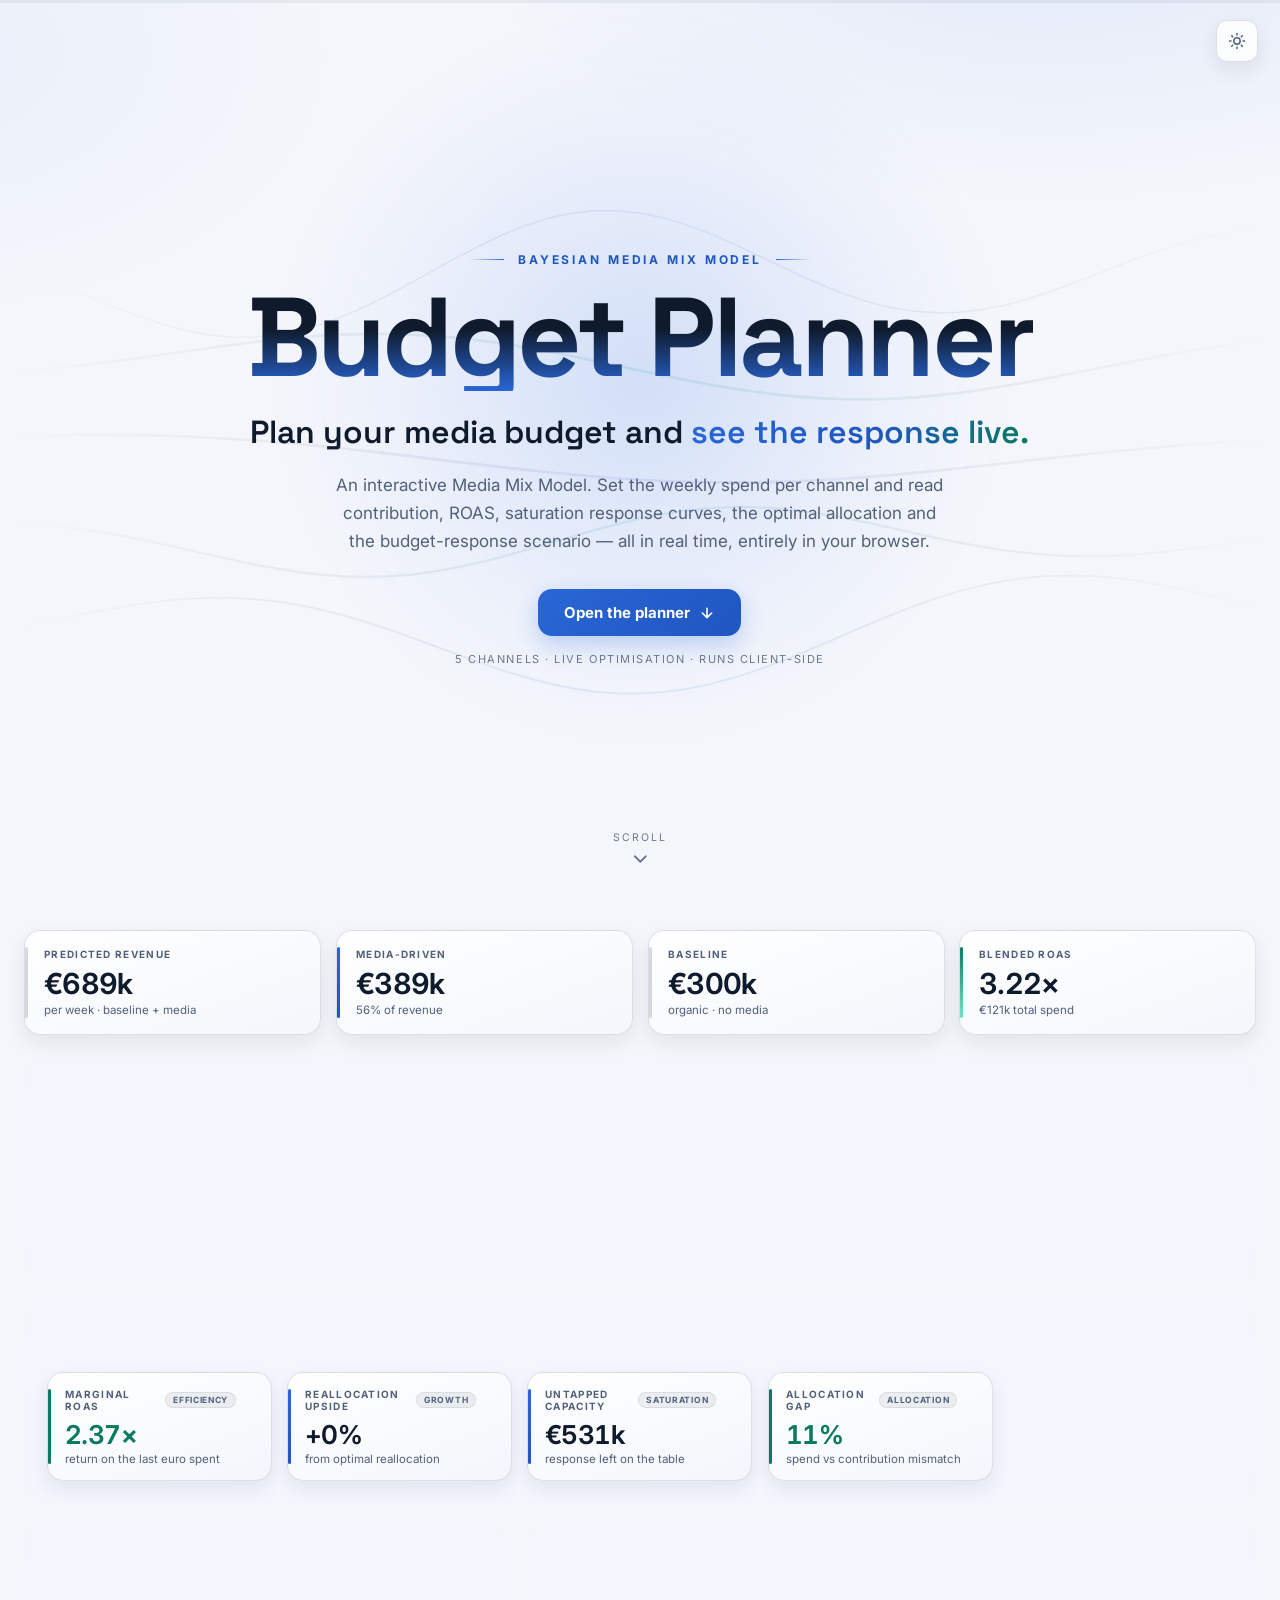
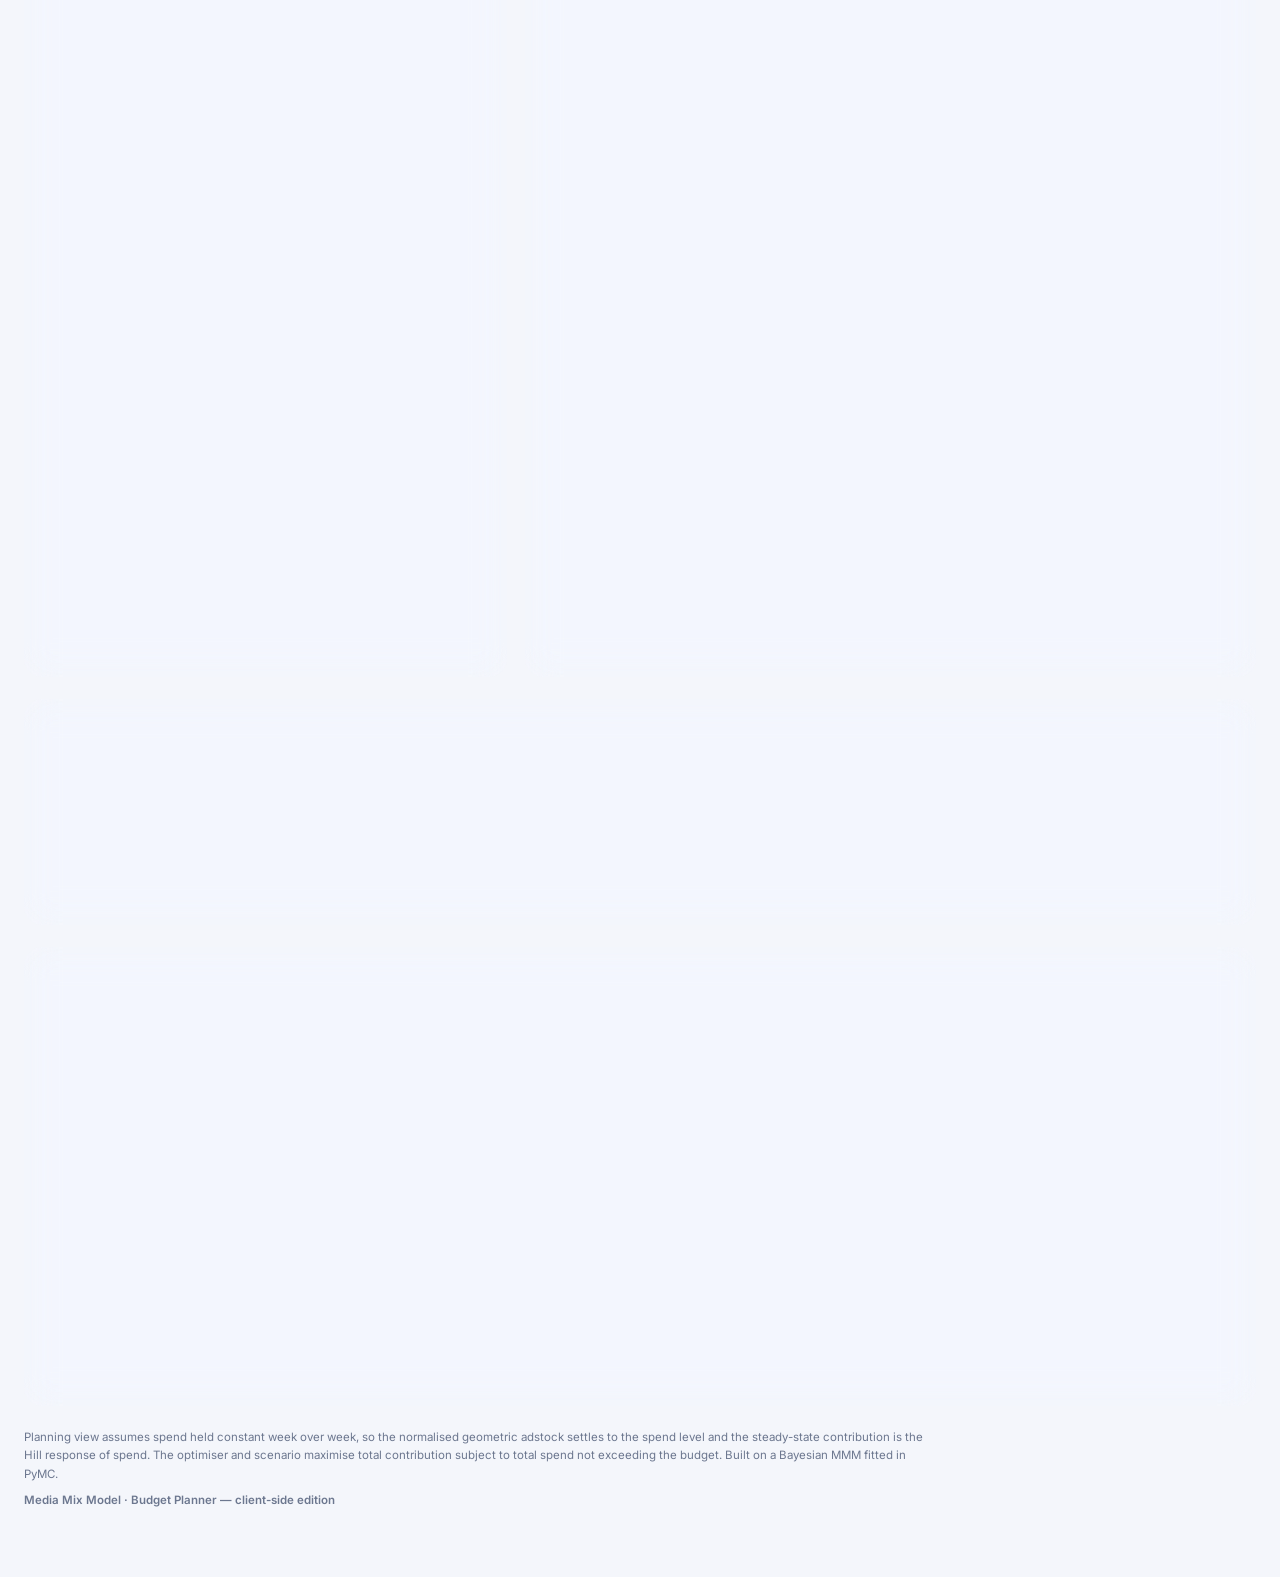
<file: index.html>
<!DOCTYPE html>
<html lang="en">
<head>
  <meta charset="UTF-8" />
  <meta name="viewport" content="width=device-width, initial-scale=1.0" />
  <title>MMM · Budget Planner</title>
  <meta name="description" content="Interactive Media Mix Model budget planner — saturation curves, optimal allocation and budget-response scenarios in real time." />
  <link rel="preconnect" href="https://fonts.googleapis.com" />
  <link rel="preconnect" href="https://fonts.gstatic.com" crossorigin />
  <link href="https://fonts.googleapis.com/css2?family=Inter:wght@300;400;500;600;700;800&family=Space+Grotesk:wght@500;600;700&display=swap" rel="stylesheet" />
  <link rel="stylesheet" href="assets/css/styles.css" />
  <script>
    /* set theme before first paint to avoid a flash */
    (function () {
      try {
        var t = localStorage.getItem("mmm-theme");
        if (t !== "light" && t !== "dark") {
          t = window.matchMedia && window.matchMedia("(prefers-color-scheme: light)").matches ? "light" : "dark";
        }
        document.documentElement.setAttribute("data-theme", t);
      } catch (e) { document.documentElement.setAttribute("data-theme", "dark"); }
    })();
  </script>
</head>
<body>
  <div class="bg-mesh" aria-hidden="true"></div>
  <div class="bg-grain" aria-hidden="true"></div>

  <!-- scroll progress -->
  <div class="scroll-progress" aria-hidden="true"><span id="scrollBar"></span></div>

  <!-- ===================== NAV ===================== -->
  <header class="nav" id="nav">
    <div class="nav-inner">
      <a class="brand" href="#top" data-scroll="#top">
        <span class="brand-mark">◆</span>
        <span class="brand-text">MMM<span class="brand-sub">Budget Planner</span></span>
      </a>
      <nav class="nav-links">
        <a href="#data" data-scroll="#data">Data</a>
        <a href="#plan" data-scroll="#plan">Plan</a>
        <a href="#analytics" data-scroll="#analytics">Analytics</a>
        <a href="#scenario" data-scroll="#scenario">Scenario</a>
        <a href="#params" data-scroll="#params">Parameters</a>
      </nav>
      <button class="theme-toggle" data-theme-toggle aria-label="Toggle light or dark theme" title="Toggle theme">
        <svg class="icon-moon" viewBox="0 0 24 24" fill="none" stroke="currentColor" stroke-width="2" stroke-linecap="round" stroke-linejoin="round" aria-hidden="true"><path d="M21 12.79A9 9 0 1 1 11.21 3 7 7 0 0 0 21 12.79z"/></svg>
        <svg class="icon-sun" viewBox="0 0 24 24" fill="none" stroke="currentColor" stroke-width="2" stroke-linecap="round" stroke-linejoin="round" aria-hidden="true"><circle cx="12" cy="12" r="4.2"/><path d="M12 2v2M12 20v2M4.9 4.9l1.4 1.4M17.7 17.7l1.4 1.4M2 12h2M20 12h2M4.9 19.1l1.4-1.4M17.7 6.3l1.4-1.4"/></svg>
      </button>
      <button class="btn ghost sm" id="resetBtn">Reset</button>
    </div>
  </header>

  <button class="theme-toggle floating" id="floatingTheme" data-theme-toggle aria-label="Toggle light or dark theme" title="Toggle theme">
    <svg class="icon-moon" viewBox="0 0 24 24" fill="none" stroke="currentColor" stroke-width="2" stroke-linecap="round" stroke-linejoin="round" aria-hidden="true"><path d="M21 12.79A9 9 0 1 1 11.21 3 7 7 0 0 0 21 12.79z"/></svg>
    <svg class="icon-sun" viewBox="0 0 24 24" fill="none" stroke="currentColor" stroke-width="2" stroke-linecap="round" stroke-linejoin="round" aria-hidden="true"><circle cx="12" cy="12" r="4.2"/><path d="M12 2v2M12 20v2M4.9 4.9l1.4 1.4M17.7 17.7l1.4 1.4M2 12h2M20 12h2M4.9 19.1l1.4-1.4M17.7 6.3l1.4-1.4"/></svg>
  </button>

  <!-- ===================== LANDING ===================== -->
  <section id="landing" class="landing">
    <canvas id="heroCanvas" class="hero-canvas" aria-hidden="true"></canvas>
    <div class="landing-orb" aria-hidden="true"></div>
    <div class="hero-spot" id="heroSpot" aria-hidden="true"></div>
    <div class="landing-inner">
      <div class="eyebrow"><span class="eyebrow-rule"></span>Bayesian Media Mix Model<span class="eyebrow-rule"></span></div>
      <h1 class="landing-title">Budget Planner</h1>
      <p class="landing-tagline">Plan your media budget and <span class="grad">see the response live.</span></p>
      <p class="landing-desc">
        An interactive Media Mix Model. Set the weekly spend per channel and read contribution,
        ROAS, saturation response curves, the optimal allocation and the budget-response scenario —
        all in real time, entirely in your browser.
      </p>
      <div class="landing-cta">
        <a class="btn primary lg magnetic" href="#top" data-scroll="#top">
          Open the planner
          <svg width="16" height="16" viewBox="0 0 24 24" fill="none" stroke="currentColor" stroke-width="2.4" stroke-linecap="round" stroke-linejoin="round" aria-hidden="true"><path d="M12 5v14M19 12l-7 7-7-7"/></svg>
        </a>
        <span class="landing-meta">5 channels · live optimisation · runs client-side</span>
      </div>
    </div>
    <a class="scroll-cue" href="#top" data-scroll="#top" aria-label="Scroll to the planner">
      <span>Scroll</span>
      <svg width="22" height="22" viewBox="0 0 24 24" fill="none" stroke="currentColor" stroke-width="2" stroke-linecap="round" stroke-linejoin="round" aria-hidden="true"><path d="M6 9l6 6 6-6"/></svg>
    </a>
  </section>

  <main id="top" class="wrap">

    <!-- ===================== KPIs ===================== -->
    <section class="kgrid reveal">
      <div class="kpi">
        <div class="klabel">Predicted revenue</div>
        <div class="kval" id="kpiRevenue">€0k</div>
        <div class="ksub">per week · baseline + media</div>
      </div>
      <div class="kpi accent">
        <div class="klabel">Media-driven</div>
        <div class="kval" id="kpiMedia">€0k</div>
        <div class="ksub" id="kpiMediaSub">— of revenue</div>
      </div>
      <div class="kpi">
        <div class="klabel">Baseline</div>
        <div class="kval" id="kpiBaseline">€0k</div>
        <div class="ksub">organic · no media</div>
      </div>
      <div class="kpi green">
        <div class="klabel">Blended ROAS</div>
        <div class="kval" id="kpiRoas">0.00×</div>
        <div class="ksub" id="kpiRoasSub">— total spend</div>
      </div>
    </section>

    <!-- ===================== DATA IMPORT ===================== -->
    <section id="data" class="panel reveal">
      <div class="panel-head"><h2>Import expenditure data</h2><span class="hint">drag a CSV in to analyse &amp; calibrate</span></div>
      <div id="dropzone" class="dropzone" tabindex="0" role="button" aria-label="Drop a CSV file or click to browse">
        <div class="dz-inner">
          <svg class="dz-icon" width="34" height="34" viewBox="0 0 24 24" fill="none" stroke="currentColor" stroke-width="1.6" stroke-linecap="round" stroke-linejoin="round" aria-hidden="true"><path d="M21 15v4a2 2 0 0 1-2 2H5a2 2 0 0 1-2-2v-4"/><path d="M12 3v13"/><path d="m7 8 5-5 5 5"/></svg>
          <div class="dz-title">Drop a CSV file here</div>
          <div class="dz-sub">or <button type="button" class="dz-browse">browse</button> — spend by channel, a snapshot, or transactions</div>
        </div>
        <input type="file" id="csvFile" accept=".csv,text/csv" hidden />
      </div>
      <div id="csvResult" hidden></div>
    </section>

    <!-- ===================== ANALYTICS ===================== -->
    <section id="analytics" class="panel reveal">
      <div class="panel-head">
        <h2>Custom analytics</h2>
        <button class="btn ghost sm" id="libToggle">＋ Add metrics</button>
      </div>

      <div id="customKpis" class="kgrid custom-grid"></div>
      <div id="customEmpty" class="empty-hint" hidden>
        No custom metrics pinned yet. Open the library to add marketing KPIs to your dashboard.
      </div>

      <div id="kpiLibrary" class="lib" hidden>
        <div class="lib-head">
          <span class="lib-title">KPI library</span>
          <input type="search" id="libSearch" class="lib-search" placeholder="Search metrics…" />
        </div>
        <div id="libGrid" class="lib-grid"></div>

        <!-- formula builder -->
        <div class="builder">
          <div class="builder-title">＋ Build your own metric</div>
          <div class="builder-grid">
            <input id="mName" class="b-in" placeholder="Metric name — e.g. Profit per channel" />
            <input id="mFormula" class="b-in mono" placeholder="Formula — e.g. media / totSpend" spellcheck="false" />
            <select id="mUnit" class="b-in">
              <option value="">Number</option>
              <option value="€k">€k</option>
              <option value="%">%</option>
              <option value="×">×</option>
            </select>
            <input id="mDec" class="b-in" type="number" min="0" max="4" placeholder="dec" />
            <button id="mAdd" class="btn primary sm">Add</button>
          </div>
          <div class="builder-foot">
            <span id="mPreview" class="builder-preview"></span>
            <button id="mHelp" class="builder-help" type="button">Available variables ▾</button>
          </div>
          <div id="mVars" class="builder-vars" hidden></div>
        </div>
      </div>
    </section>

    <!-- ===================== PLAN ===================== -->
    <section id="plan" class="grid-2 reveal">
      <!-- controls -->
      <div class="panel controls">
        <div class="panel-head"><h2>Controls</h2><span class="hint">drag a slider or a curve point</span></div>

        <label class="field-label" for="baseline">Baseline revenue · €k/week</label>
        <input class="num" type="number" id="baseline" min="0" max="5000" step="10" />

        <div class="sect">Weekly spend per channel</div>
        <div id="sliders"></div>

        <div class="sect">Optimise a budget</div>
        <label class="field-label" for="optBudget">Total weekly budget · €k</label>
        <input class="num" type="number" id="optBudget" min="0" max="2000" step="5" />
        <button class="btn primary block" id="optBtn">Optimise allocation →</button>
        <div class="optbox" id="optResult"></div>
      </div>

      <!-- curves + table -->
      <div class="panel">
        <div class="panel-head"><h2>Saturation response curves</h2><span class="hint">current operating point marked</span></div>
        <div id="curves" class="curves-grid"></div>

        <div class="sect">Contribution &amp; efficiency</div>
        <div class="table-scroll">
          <table class="ctable" id="contribTable"></table>
        </div>
      </div>
    </section>

    <!-- ===================== SCENARIO ===================== -->
    <section id="scenario" class="panel reveal">
      <div class="panel-head"><h2>Scenario · response to total budget</h2><span class="hint">optimally reallocated at each budget</span></div>
      <div class="charts-stack">
        <details class="chart-card">
          <summary>
            <span class="chart-title">Optimal incremental revenue</span>
            <span class="chart-sum" id="revSum">—</span>
            <svg class="chev" width="14" height="14" viewBox="0 0 24 24" fill="none" stroke="currentColor" stroke-width="2" stroke-linecap="round" stroke-linejoin="round" aria-hidden="true"><path d="M6 9l6 6 6-6"/></svg>
          </summary>
          <div class="chart-host"><svg id="revChart" class="big-svg"></svg><div class="tip" id="revTip"></div></div>
        </details>
        <details class="chart-card">
          <summary>
            <span class="chart-title">Marginal € per € · diminishing returns</span>
            <span class="chart-sum" id="margSum">—</span>
            <svg class="chev" width="14" height="14" viewBox="0 0 24 24" fill="none" stroke="currentColor" stroke-width="2" stroke-linecap="round" stroke-linejoin="round" aria-hidden="true"><path d="M6 9l6 6 6-6"/></svg>
          </summary>
          <div class="chart-host"><svg id="margChart" class="big-svg"></svg><div class="tip" id="margTip"></div></div>
        </details>
      </div>
      <p class="caption" id="scenarioCaption"></p>
    </section>

    <!-- ===================== PARAMETERS ===================== -->
    <section id="params" class="panel reveal">
      <div class="panel-head"><h2>Model parameters</h2><span class="hint">β ceiling · γ half-saturation · α shape · θ carryover</span></div>
      <div class="param-table">
        <div class="param-row param-row-head">
          <div class="param-name">Channel</div>
          <div class="param-field"><label>β</label></div>
          <div class="param-field"><label>γ</label></div>
          <div class="param-field"><label>α</label></div>
          <div class="param-field"><label>θ</label></div>
        </div>
        <div id="paramRows"></div>
      </div>

      <div class="io-row">
        <button class="btn ghost" id="uploadBtn">Upload params.json</button>
        <button class="btn ghost" id="exportBtn">Download params.json</button>
        <input type="file" id="fileInput" accept="application/json,.json" hidden />
      </div>
      <details class="io-paste">
        <summary>Paste params.json</summary>
        <textarea id="jsonInput" rows="5" placeholder='[{"key":"tv","name":"TV","beta":320,"gamma":60,"alpha":1.5,"theta":0.65,"spend":50}]'></textarea>
        <div class="io-row">
          <button class="btn primary sm" id="applyJsonBtn">Apply</button>
          <span class="err" id="jsonError"></span>
        </div>
      </details>
    </section>

    <footer class="foot reveal">
      <p>Planning view assumes spend held constant week over week, so the normalised geometric
      adstock settles to the spend level and the steady-state contribution is the Hill response of
      spend. The optimiser and scenario maximise total contribution subject to total spend not
      exceeding the budget. Built on a Bayesian MMM fitted in PyMC.</p>
      <p class="foot-credit">Media Mix Model · Budget Planner — client-side edition</p>
    </footer>
  </main>

  <div id="dragOverlay" class="drag-overlay" aria-hidden="true">
    <div class="drag-overlay-inner">
      <svg width="40" height="40" viewBox="0 0 24 24" fill="none" stroke="currentColor" stroke-width="1.6" stroke-linecap="round" stroke-linejoin="round" aria-hidden="true"><path d="M21 15v4a2 2 0 0 1-2 2H5a2 2 0 0 1-2-2v-4"/><path d="M12 3v13"/><path d="m7 8 5-5 5 5"/></svg>
      <span>Drop CSV to import</span>
    </div>
  </div>

  <script src="assets/js/model.js"></script>
  <script src="assets/js/kpis.js"></script>
  <script src="assets/js/charts.js"></script>
  <script src="assets/js/app.js"></script>
  <script src="assets/js/csv.js"></script>
  <script src="assets/js/pro.js"></script>
  <script src="assets/js/luxe.js"></script>
</body>
</html>
</file>
<file: assets/css/styles.css>
/* =========================================================================
 * MMM Budget Planner — design system
 * ========================================================================= */
/* ---- theme tokens : DARK (default) ---------------------------------- */
:root {
  color-scheme: dark;
  --bg: #0a0e16;
  --bg-elev: #0f1420;
  --surface: #141a26;
  --surface2: #0e131d;
  --panel-1: rgba(22, 28, 40, 0.66);
  --panel-2: rgba(14, 19, 28, 0.5);

  --border: rgba(255, 255, 255, 0.09);
  --border-soft: var(--hover);
  --border-strong: var(--glare);
  --fill-1: var(--fill-1);
  --fill-2: var(--fill-2);
  --hover: var(--hover);
  --track: rgba(255, 255, 255, 0.10);
  --hairline: rgba(255, 255, 255, 0.12);
  --grid: rgba(255, 255, 255, 0.07);
  --glare: var(--glare);

  --text: #e9eef8;
  --muted: #94a1b8;
  --muted2: #6b7794;
  --accent: #4b83f0;
  --accent2: #7aa4f5;
  --accent-contrast: #ffffff;
  --pos: #2fbba0;
  --neg: #e0728a;
  --warn: #e0a44e;

  --nav-bg: rgba(10, 14, 22, 0.72);
  --tip-bg: rgba(14, 19, 28, 0.97);
  --thumb: #ffffff;
  --mesh:
    radial-gradient(1000px 520px at 82% -12%, rgba(75, 131, 240, 0.16), transparent 60%),
    radial-gradient(760px 480px at -6% 6%, rgba(75, 131, 240, 0.06), transparent 55%);
  --shadow: 0 24px 60px rgba(0, 0, 0, 0.45);
  --shadow-sm: 0 12px 30px rgba(0, 0, 0, 0.32);
  --grain-opacity: 0.025;

  --radius: 18px;
  --font-num: "Inter", system-ui, -apple-system, sans-serif;
  --ease: cubic-bezier(0.2, 0.7, 0.2, 1);
  --lux: cubic-bezier(0.16, 1, 0.3, 1);
}

/* ---- theme tokens : LIGHT ------------------------------------------- */
[data-theme="light"] {
  color-scheme: light;
  --bg: #f4f6fb;
  --bg-elev: #ffffff;
  --surface: #ffffff;
  --surface2: #f3f6fb;
  --panel-1: rgba(255, 255, 255, 0.92);
  --panel-2: rgba(247, 250, 253, 0.86);

  --border: rgba(15, 23, 42, 0.12);
  --border-soft: rgba(15, 23, 42, 0.08);
  --border-strong: rgba(15, 23, 42, 0.22);
  --fill-1: rgba(15, 23, 42, 0.035);
  --fill-2: rgba(15, 23, 42, 0.06);
  --hover: rgba(15, 23, 42, 0.05);
  --track: rgba(15, 23, 42, 0.12);
  --hairline: rgba(15, 23, 42, 0.16);
  --grid: rgba(15, 23, 42, 0.09);
  --glare: rgba(15, 23, 42, 0.07);

  --text: #0f1b2d;
  --muted: #52607a;
  --muted2: #6c778f;
  --accent: #2a66d6;
  --accent2: #1f56c0;
  --accent-contrast: #ffffff;
  --pos: #0a7a63;
  --neg: #c02b45;
  --warn: #a86a12;

  --nav-bg: rgba(255, 255, 255, 0.8);
  --tip-bg: rgba(255, 255, 255, 0.98);
  --thumb: #ffffff;
  --mesh:
    radial-gradient(1000px 520px at 82% -12%, rgba(47, 111, 224, 0.10), transparent 60%),
    radial-gradient(760px 480px at -6% 6%, rgba(47, 111, 224, 0.05), transparent 55%);
  --shadow: 0 18px 44px rgba(15, 23, 42, 0.12);
  --shadow-sm: 0 8px 20px rgba(15, 23, 42, 0.08);
  --grain-opacity: 0;
}

* { box-sizing: border-box; }
html { scroll-behavior: smooth; }
body {
  margin: 0;
  font-family: "Inter", -apple-system, BlinkMacSystemFont, sans-serif;
  color: var(--text);
  background: var(--bg);
  -webkit-font-smoothing: antialiased;
  text-rendering: optimizeLegibility;
  overflow-x: hidden;
  transition: background-color 0.35s var(--ease), color 0.35s var(--ease);
}
h1, h2, h3 { font-family: "Space Grotesk", "Inter", sans-serif; letter-spacing: -0.02em; }
a { color: inherit; text-decoration: none; }

/* ---- animated background -------------------------------------------- */
.bg-mesh {
  position: fixed; inset: 0; z-index: -2; pointer-events: none;
  background: var(--mesh), var(--bg);
  animation: meshfloat 22s ease-in-out infinite alternate;
}
@keyframes meshfloat {
  0% { background-position: 0 0, 0 0, 0 0, 0 0; }
  100% { background-position: 40px -30px, -30px 20px, 20px 30px, 0 0; }
}
.bg-grain {
  position: fixed; inset: 0; z-index: -1; pointer-events: none; opacity: var(--grain-opacity);
  background-image: url("data:image/svg+xml,%3Csvg xmlns='http://www.w3.org/2000/svg' width='160' height='160'%3E%3Cfilter id='n'%3E%3CfeTurbulence type='fractalNoise' baseFrequency='0.9' numOctaves='2'/%3E%3C/filter%3E%3Crect width='100%25' height='100%25' filter='url(%23n)'/%3E%3C/svg%3E");
}

/* ---- scroll progress ------------------------------------------------ */
.scroll-progress {
  position: fixed; top: 0; left: 0; right: 0; height: 3px; z-index: 60; pointer-events: none;
  background: var(--fill-2);
}
.scroll-progress span {
  display: block; height: 100%; width: 0;
  background: linear-gradient(90deg, var(--accent), var(--pos));
  box-shadow: 0 0 12px rgba(108, 140, 255, 0.6);
}

/* ---- nav ------------------------------------------------------------ */
.nav {
  position: fixed; top: 0; left: 0; right: 0; z-index: 50;
  backdrop-filter: blur(16px) saturate(140%);
  background: var(--nav-bg);
  border-bottom: 1px solid var(--border-soft);
  transform: translateY(-100%); opacity: 0;
  transition: transform 0.4s var(--ease), opacity 0.4s var(--ease);
}
.nav.show { transform: translateY(0); opacity: 1; }
.nav-inner {
  max-width: 1280px; margin: 0 auto; padding: 12px 24px;
  display: flex; align-items: center; gap: 18px;
}
.brand { display: flex; align-items: center; gap: 11px; font-weight: 700; }
.brand-mark {
  display: grid; place-items: center; width: 32px; height: 32px; border-radius: 10px;
  background: linear-gradient(135deg, var(--accent), var(--accent2)); color: var(--accent-contrast); font-size: 15px;
  box-shadow: 0 6px 16px rgba(47, 111, 224, 0.35);
}
.brand-text { display: flex; flex-direction: column; line-height: 1; font-family: "Space Grotesk"; }
.brand-sub { font-size: 10px; font-weight: 500; color: var(--muted); letter-spacing: 0.12em; text-transform: uppercase; margin-top: 3px; }
.nav-links { margin-left: auto; display: flex; gap: 6px; }
.nav-links a {
  font-size: 13px; color: var(--muted); padding: 7px 13px; border-radius: 9px; transition: all 0.2s var(--ease);
}
.nav-links a:hover { color: var(--text); background: var(--hover); }

/* ---- theme toggle --------------------------------------------------- */
.theme-toggle {
  display: grid; place-items: center; width: 38px; height: 38px; flex: 0 0 auto;
  border-radius: 11px; border: 1px solid var(--border); background: var(--fill-1);
  color: var(--muted); cursor: pointer; transition: color 0.2s var(--ease), border-color 0.2s var(--ease), background 0.2s var(--ease), opacity 0.3s var(--ease);
}
.theme-toggle:hover { color: var(--text); border-color: var(--accent); }
.theme-toggle svg { width: 18px; height: 18px; display: block; }
.theme-toggle .icon-sun { display: none; }
[data-theme="light"] .theme-toggle .icon-sun { display: block; }
[data-theme="light"] .theme-toggle .icon-moon { display: none; }
.theme-toggle.floating {
  position: fixed; top: 20px; right: 22px; z-index: 70; width: 42px; height: 42px;
  background: var(--nav-bg); backdrop-filter: blur(12px) saturate(140%); box-shadow: var(--shadow-sm);
}
.theme-toggle.floating.hide { opacity: 0; pointer-events: none; }

/* ---- layout --------------------------------------------------------- */
.wrap { max-width: 1280px; margin: 0 auto; padding: 30px 24px 60px; }
.wrap > section { margin-bottom: 22px; }
html { scroll-padding-top: 76px; }
#top, .wrap > section[id] { scroll-margin-top: 76px; }

/* visible keyboard focus everywhere (accessibility) */
:focus-visible { outline: 2px solid var(--accent); outline-offset: 3px; border-radius: 6px; }
a, button, input, select, textarea { outline: none; }

.panel {
  position: relative; border: 1px solid var(--border); border-radius: var(--radius);
  background: linear-gradient(165deg, var(--panel-1), var(--panel-2));
  backdrop-filter: blur(10px); padding: 20px 22px; box-shadow: var(--shadow);
}
.panel-head { display: flex; align-items: baseline; justify-content: space-between; gap: 12px; margin-bottom: 14px; }
.panel-head h2 { font-size: 16px; margin: 0; }
.hint { font-size: 11px; color: var(--muted2); }
.sect {
  font-size: 10.5px; letter-spacing: 0.15em; text-transform: uppercase;
  color: var(--muted); font-weight: 700; margin: 20px 0 11px;
}

.grid-2 { display: grid; grid-template-columns: 0.86fr 1.3fr; gap: 18px; }
.grid-2.charts { grid-template-columns: 1fr 1fr; }

/* ---- landing (full-viewport hero) ----------------------------------- */
.eyebrow { font-size: 12px; letter-spacing: 0.24em; text-transform: uppercase; color: var(--accent2); font-weight: 700; }
.grad {
  background: linear-gradient(100deg, var(--accent), var(--accent2) 55%, var(--pos));
  -webkit-background-clip: text; background-clip: text; -webkit-text-fill-color: transparent;
}
.landing {
  position: relative; overflow: hidden;
  min-height: 100vh; min-height: 100dvh;
  display: flex; flex-direction: column; align-items: center; justify-content: center;
  text-align: center; padding: 90px 24px 80px;
}
.landing-inner { position: relative; z-index: 2; max-width: 820px; }
/* on-load entrance — CSS-driven so the hero is never stuck hidden */
.landing-inner > * { animation: landIn 0.85s var(--ease) both; }
.landing-inner > *:nth-child(1) { animation-delay: 0.05s; }
.landing-inner > *:nth-child(2) { animation-delay: 0.15s; }
.landing-inner > *:nth-child(3) { animation-delay: 0.25s; }
.landing-inner > *:nth-child(4) { animation-delay: 0.35s; }
.landing-inner > *:nth-child(5) { animation-delay: 0.45s; }
@keyframes landIn { from { opacity: 0; transform: translateY(26px); } to { opacity: 1; transform: none; } }
.landing-title {
  font-size: clamp(52px, 9vw, 112px); font-weight: 700; line-height: 0.95; letter-spacing: -0.032em;
  margin: 18px 0 0; color: var(--text); text-wrap: balance;
  background: linear-gradient(180deg, var(--text) 42%, var(--accent));
  -webkit-background-clip: text; background-clip: text; -webkit-text-fill-color: transparent;
}
.landing-tagline { font-size: clamp(20px, 3.2vw, 32px); font-weight: 600; line-height: 1.2; margin: 22px 0 0; color: var(--text); font-family: "Space Grotesk"; }
.landing-desc { color: var(--muted); font-size: clamp(15px, 1.7vw, 17px); line-height: 1.65; max-width: 620px; margin: 20px auto 0; }
.landing-cta { display: flex; flex-direction: column; align-items: center; gap: 16px; margin-top: 34px; }
.landing-meta { font-size: 12.5px; color: var(--muted2); letter-spacing: 0.02em; }
.landing-orb {
  position: absolute; left: 50%; top: 42%; transform: translate(-50%, -50%);
  width: min(760px, 92vw); height: min(760px, 92vw); z-index: 1; border-radius: 50%; pointer-events: none;
  background: radial-gradient(circle, rgba(75, 131, 240, 0.20), rgba(75, 131, 240, 0.05) 44%, transparent 68%);
  filter: blur(12px); animation: orb 11s ease-in-out infinite alternate;
}
@keyframes orb { 0% { transform: translate(-50%, -50%) scale(1); } 100% { transform: translate(-48%, -53%) scale(1.08); } }
.scroll-cue {
  position: absolute; bottom: 30px; left: 50%; transform: translateX(-50%); z-index: 2;
  display: flex; flex-direction: column; align-items: center; gap: 4px;
  font-size: 10.5px; letter-spacing: 0.18em; text-transform: uppercase; color: var(--muted2);
  transition: color 0.2s var(--ease);
}
.scroll-cue:hover { color: var(--text); }
.scroll-cue svg { animation: bob 1.8s ease-in-out infinite; }
@keyframes bob { 0%, 100% { transform: translateY(0); } 50% { transform: translateY(5px); } }
.badge {
  display: inline-block; padding: 5px 13px; border-radius: 30px; font-size: 11.5px; font-weight: 600;
  background: var(--fill-2); color: var(--accent); border: 1px solid var(--border);
}
.badge.ghost { background: var(--fill-2); color: var(--muted); border-color: var(--border); }

/* ===================== LUXE LAYER ===================== */
/* hero canvas + cursor spotlight */
.hero-canvas { position: absolute; inset: 0; z-index: 1; pointer-events: none; opacity: 0.9; transition: opacity 0.4s var(--ease); }
[data-theme="light"] .hero-canvas { opacity: 0.55; }
.hero-spot {
  position: absolute; top: 0; left: 0; width: 540px; height: 540px; z-index: 1; pointer-events: none;
  margin: -270px 0 0 -270px; border-radius: 50%; opacity: 0; transition: opacity 0.5s var(--lux);
  background: radial-gradient(circle, rgba(75, 131, 240, 0.14), rgba(75, 131, 240, 0.05) 42%, transparent 66%);
}

/* eyebrow with hairline rules */
.eyebrow { display: inline-flex; align-items: center; gap: 14px; color: var(--accent2); }
.eyebrow-rule { display: inline-block; width: 34px; height: 1px; background: linear-gradient(90deg, transparent, var(--accent)); }
.eyebrow-rule:last-child { background: linear-gradient(90deg, var(--accent), transparent); }
.landing-meta { letter-spacing: 0.14em; text-transform: uppercase; font-size: 11px; }

/* primary action — professional accent */
.btn.primary {
  background: linear-gradient(135deg, var(--accent), var(--accent2)); color: var(--accent-contrast); border: 0; font-weight: 700;
  box-shadow: 0 10px 26px rgba(47, 111, 224, 0.3); position: relative; overflow: hidden;
}
.btn.primary:hover { box-shadow: 0 14px 34px rgba(47, 111, 224, 0.45); }
.btn.primary::after {
  content: ""; position: absolute; top: 0; left: -120%; width: 60%; height: 100%; transform: skewX(-20deg);
  background: linear-gradient(90deg, transparent, rgba(255, 255, 255, 0.28), transparent);
}
.btn.primary:hover::after { animation: sheen 0.9s var(--ease); }
@keyframes sheen { from { left: -120%; } to { left: 140%; } }
.btn.lg.magnetic { transition: transform 0.45s var(--lux), box-shadow 0.3s var(--ease); }

/* nav underline accent */
.nav-links a { position: relative; }
.nav-links a::after {
  content: ""; position: absolute; left: 13px; right: 13px; bottom: 4px; height: 1.5px; border-radius: 2px;
  background: var(--accent); transform: scaleX(0); transform-origin: left; transition: transform 0.3s var(--lux);
}
.nav-links a:hover { background: transparent; color: var(--text); }
.nav-links a:hover::after { transform: scaleX(1); }

.panel { backdrop-filter: blur(16px) saturate(150%); }
/* 3D tilt + glare on KPI cards (driven by luxe.js) */
.kpi { transform-style: preserve-3d; will-change: transform; }
.kpi .klabel, .kpi .kval, .kpi .ksub { position: relative; z-index: 1; }
.kpi::after {
  content: ""; position: absolute; inset: 0; border-radius: inherit; opacity: 0; pointer-events: none; z-index: 0;
  background: radial-gradient(circle at var(--gx, 50%) var(--gy, 50%), var(--glare), transparent 46%);
  transition: opacity 0.3s var(--ease);
}
.kpi.tilting {
  transition: transform 0.08s linear;
  transform: perspective(960px) rotateX(var(--rx, 0)) rotateY(var(--ry, 0)) scale(1.012);
}
.kpi.tilting::after { opacity: 1; }

/* ---- KPI cards ------------------------------------------------------ */
.kgrid { display: grid; grid-template-columns: repeat(4, 1fr); gap: 15px; }
.kpi {
  position: relative; overflow: hidden; border: 1px solid var(--border); border-radius: 16px; padding: 17px 19px;
  background: linear-gradient(160deg, var(--surface), var(--surface2));
  box-shadow: var(--shadow-sm); transition: transform 0.3s var(--ease), border-color 0.3s var(--ease);
}
.kpi:hover { transform: translateY(-3px); border-color: var(--glare); }
.kpi::before { content: ""; position: absolute; left: 0; top: 16px; bottom: 16px; width: 3px; border-radius: 4px; background: var(--hairline); }
.kpi.accent::before { background: linear-gradient(180deg, var(--accent), var(--accent2)); }
.kpi.green::before { background: linear-gradient(180deg, var(--pos), #6fe6bf); }
.klabel { font-size: 10px; letter-spacing: 0.13em; text-transform: uppercase; color: var(--muted); font-weight: 700; }
.kval { font-size: 29px; font-weight: 650; letter-spacing: -0.022em; margin-top: 6px; font-variant-numeric: tabular-nums; font-family: var(--font-num); }
.ksub { font-size: 11.5px; color: var(--muted); margin-top: 2px; }

/* ---- custom analytics / KPI library --------------------------------- */
.custom-grid { grid-template-columns: repeat(auto-fill, minmax(190px, 1fr)); margin-top: 2px; }
.kpi.custom { padding: 15px 17px 14px; }
.kpi.custom .klabel { display: flex; align-items: center; gap: 8px; padding-right: 18px; }
.kpi-cat {
  font-size: 8.5px; letter-spacing: 0.08em; padding: 2px 7px; border-radius: 20px;
  background: var(--fill-2); color: var(--muted); border: 1px solid var(--border-soft);
}
.kpi.custom .kval { font-size: 26px; margin-top: 7px; }
.kpi--pos::before { background: linear-gradient(180deg, var(--pos), var(--pos)); }
.kpi--pos .kval { color: var(--pos); }
.kpi--neg::before { background: linear-gradient(180deg, var(--neg), var(--neg)); }
.kpi--neg .kval { color: var(--neg); }
.kpi--warn::before { background: linear-gradient(180deg, var(--warn), var(--warn)); }
.kpi--warn .kval { color: var(--warn); }
.kpi--neutral::before { background: linear-gradient(180deg, var(--accent), var(--accent2)); }
.kpi-x {
  position: absolute; top: 9px; right: 9px; width: 22px; height: 22px; border-radius: 7px;
  border: 0; background: var(--fill-2); color: var(--muted); font-size: 15px; line-height: 1;
  cursor: pointer; opacity: 0; transition: all 0.18s var(--ease);
}
.kpi.custom:hover .kpi-x { opacity: 1; }
.kpi-x:hover { background: rgba(255, 141, 141, 0.18); color: var(--neg); }
.empty-hint {
  padding: 22px; text-align: center; color: var(--muted2); font-size: 13px;
  border: 1px dashed var(--border); border-radius: 14px; background: var(--fill-1);
}
#libToggle.active { border-color: var(--accent); color: var(--text); }

.lib { margin-top: 16px; border: 1px solid var(--border); border-radius: 16px; background: var(--fill-1); padding: 16px; animation: libin 0.32s var(--ease); }
@keyframes libin { from { opacity: 0; transform: translateY(-8px); } to { opacity: 1; transform: none; } }
.lib-head { display: flex; align-items: center; justify-content: space-between; gap: 14px; margin-bottom: 14px; }
.lib-title { font-size: 11px; letter-spacing: 0.14em; text-transform: uppercase; color: var(--muted); font-weight: 700; }
.lib-search {
  width: 240px; max-width: 50%; padding: 8px 12px; border-radius: 10px; border: 1px solid var(--border);
  background: var(--fill-1); color: var(--text); font: inherit; font-size: 13px;
}
.lib-search:focus { outline: none; border-color: var(--accent); }
.lib-grid { display: grid; grid-template-columns: repeat(auto-fill, minmax(280px, 1fr)); gap: 10px; }
.lib-cat {
  grid-column: 1 / -1; font-size: 10px; letter-spacing: 0.14em; text-transform: uppercase;
  color: var(--accent2); font-weight: 700; margin: 8px 2px 2px;
}
.lib-item {
  display: flex; align-items: flex-start; gap: 12px; padding: 12px 13px; border-radius: 12px;
  border: 1px solid var(--border-soft); background: var(--fill-1); transition: border-color 0.2s, background 0.2s;
}
.lib-item:hover { border-color: var(--border); background: var(--fill-2); }
.lib-item.added { border-color: rgba(52, 214, 160, 0.35); background: rgba(52, 214, 160, 0.05); }
.lib-item-main { flex: 1; min-width: 0; }
.lib-item-name { font-size: 13px; font-weight: 600; display: flex; align-items: center; gap: 8px; }
.lib-tag { font-size: 8.5px; letter-spacing: 0.06em; text-transform: uppercase; color: var(--accent2); background: rgba(108, 140, 255, 0.14); border: 1px solid rgba(108, 140, 255, 0.25); padding: 1px 6px; border-radius: 20px; font-weight: 700; }
.lib-item-desc { font-size: 11.5px; color: var(--muted); line-height: 1.45; margin-top: 4px; }
.lib-add {
  flex: 0 0 auto; align-self: center; font: inherit; font-size: 12px; font-weight: 600; white-space: nowrap;
  padding: 7px 12px; border-radius: 9px; border: 1px solid var(--border); background: var(--fill-2);
  color: var(--text); cursor: pointer; transition: all 0.18s var(--ease);
}
.lib-add:hover { border-color: var(--accent); }
.lib-item.added .lib-add { background: rgba(47, 187, 160, 0.16); border-color: rgba(47, 187, 160, 0.45); color: var(--pos); }
.lib-tag.user { color: var(--warn); background: var(--fill-2); border-color: var(--border-soft); }
.lib-formula {
  display: inline-block; font-family: ui-monospace, "SF Mono", Menlo, monospace; font-size: 11px;
  color: var(--accent); background: var(--fill-2); padding: 2px 7px; border-radius: 6px; margin-top: 4px;
  white-space: nowrap; overflow: hidden; text-overflow: ellipsis; max-width: 100%;
}
.lib-del {
  flex: 0 0 auto; align-self: center; border: 0; background: transparent; cursor: pointer; font-size: 14px;
  opacity: 0.5; padding: 4px; border-radius: 7px; transition: all 0.18s var(--ease);
}
.lib-del:hover { opacity: 1; background: rgba(255, 141, 141, 0.16); }

/* formula builder */
.builder { margin-top: 16px; border-top: 1px solid var(--border); padding-top: 16px; }
.builder-title { font-size: 11px; letter-spacing: 0.14em; text-transform: uppercase; color: var(--accent2); font-weight: 700; margin-bottom: 12px; }
.builder-grid { display: grid; grid-template-columns: 1.1fr 1.8fr 0.7fr 0.45fr auto; gap: 9px; }
.b-in {
  padding: 9px 12px; border-radius: 10px; border: 1px solid var(--border); background: var(--fill-1);
  color: var(--text); font: inherit; font-size: 13px; min-width: 0;
}
.b-in:focus { outline: none; border-color: var(--accent); box-shadow: 0 0 0 3px rgba(108, 140, 255, 0.16); }
.b-in.mono { font-family: ui-monospace, "SF Mono", Menlo, monospace; font-size: 12.5px; }
.builder-grid .btn { white-space: nowrap; }
.builder-foot { display: flex; align-items: center; justify-content: space-between; gap: 12px; margin-top: 10px; min-height: 20px; }
.builder-preview { font-family: ui-monospace, "SF Mono", Menlo, monospace; font-size: 12.5px; color: var(--muted); }
.builder-preview.ok { color: var(--pos); }
.builder-preview.err { color: var(--neg); }
.builder-help { border: 0; background: transparent; color: var(--muted); font: inherit; font-size: 12px; cursor: pointer; }
.builder-help:hover { color: var(--text); }
.builder-vars { margin-top: 12px; border: 1px solid var(--border-soft); border-radius: 12px; padding: 12px 14px; background: var(--fill-1); }
.vars-block { font-size: 12px; color: var(--muted); line-height: 1.9; margin-bottom: 6px; }
.vars-block:last-child { margin-bottom: 0; }
.vars-block b { color: var(--text); font-weight: 600; margin-right: 6px; font-size: 11px; }
.vars-block code, .builder code {
  font-family: ui-monospace, "SF Mono", Menlo, monospace; font-size: 11.5px; color: var(--accent);
  background: var(--fill-2); padding: 1px 6px; border-radius: 5px;
}
.vars-egs code { color: var(--pos); background: var(--fill-2); }

@media (max-width: 720px) {
  .builder-grid { grid-template-columns: 1fr 1fr; }
  .builder-grid .b-in.mono { grid-column: 1 / -1; }
}

/* ---- inputs --------------------------------------------------------- */
.field-label { display: block; font-size: 12px; color: var(--muted); margin: 0 0 6px; }
.num {
  width: 100%; padding: 10px 13px; border-radius: 11px; border: 1px solid var(--border);
  background: var(--fill-1); color: var(--text); font: inherit; font-size: 14px;
  font-variant-numeric: tabular-nums; transition: border-color 0.2s, box-shadow 0.2s;
}
.num:focus { outline: none; border-color: var(--accent); box-shadow: 0 0 0 3px rgba(108, 140, 255, 0.18); }

/* ---- sliders -------------------------------------------------------- */
.slider-row { margin-bottom: 15px; }
.slider-top { display: flex; align-items: center; justify-content: space-between; margin-bottom: 7px; }
.slider-top label { font-size: 13px; font-weight: 600; display: flex; align-items: center; }
.slider-val { font-size: 13px; font-weight: 700; font-variant-numeric: tabular-nums; color: var(--text); }
.slider-meta { font-size: 10.5px; color: var(--muted2); margin-top: 5px; }
input[type="range"] {
  -webkit-appearance: none; appearance: none; width: 100%; height: 7px; border-radius: 6px;
  background: var(--track); cursor: pointer; outline: none;
}
input[type="range"]::-webkit-slider-thumb {
  -webkit-appearance: none; width: 18px; height: 18px; border-radius: 50%;
  background: #fff; border: 3px solid var(--c, var(--accent));
  box-shadow: 0 3px 10px rgba(0, 0, 0, 0.4); transition: transform 0.15s var(--ease);
}
input[type="range"]::-webkit-slider-thumb:hover { transform: scale(1.18); }
input[type="range"]::-moz-range-thumb {
  width: 16px; height: 16px; border-radius: 50%; background: #fff; border: 3px solid var(--c, var(--accent)); cursor: pointer;
}

/* ---- buttons -------------------------------------------------------- */
.btn {
  font: inherit; font-size: 13px; font-weight: 600; padding: 10px 16px; border-radius: 11px;
  border: 1px solid var(--border); background: var(--fill-2); color: var(--text);
  cursor: pointer; transition: all 0.2s var(--ease);
}
.btn:hover { border-color: var(--accent); transform: translateY(-1px); }
.btn.sm { padding: 7px 12px; font-size: 12px; }
.btn.lg { padding: 14px 26px; font-size: 15px; border-radius: 14px; display: inline-flex; align-items: center; gap: 9px; }
.btn.lg svg { transition: transform 0.25s var(--ease); }
.btn.lg:hover svg { transform: translateY(3px); }
.btn.block { width: 100%; margin-top: 12px; }
.btn.ghost { color: var(--muted); }
.btn.ghost:hover { color: var(--text); }
.btn.primary {
  background: linear-gradient(135deg, var(--accent), var(--accent2)); border: 0; color: var(--accent-contrast); font-weight: 700;
  box-shadow: 0 8px 22px rgba(47, 111, 224, 0.28);
}
.btn.primary:hover { box-shadow: 0 12px 30px rgba(47, 111, 224, 0.45); }

.optbox {
  margin-top: 12px; max-height: 0; opacity: 0; overflow: hidden; padding: 0 14px;
  border-radius: 12px; font-size: 13px; line-height: 1.5; color: var(--text);
  background: linear-gradient(135deg, rgba(47, 187, 160, 0.14), rgba(47, 187, 160, 0.04));
  border: 1px solid rgba(47, 187, 160, 0); transition: all 0.4s var(--ease);
}
.optbox.show { max-height: 160px; opacity: 1; padding: 12px 14px; border-color: rgba(47, 187, 160, 0.34); }

/* ---- response curves ------------------------------------------------ */
.curves-grid { display: grid; grid-template-columns: repeat(auto-fit, minmax(150px, 1fr)); gap: 12px; }
.curve-card {
  border: 1px solid var(--border-soft); border-radius: 14px; padding: 11px 12px 9px;
  background: var(--fill-1); transition: border-color 0.25s, background 0.25s;
}
.curve-card:hover { border-color: var(--border); background: var(--fill-2); }
.curve-head { display: flex; align-items: baseline; justify-content: space-between; margin-bottom: 4px; }
.curve-name { font-size: 12px; font-weight: 600; display: flex; align-items: center; }
.curve-val { font-size: 15px; font-weight: 650; letter-spacing: -0.01em; font-variant-numeric: tabular-nums; font-family: var(--font-num); }
.curve-svg { width: 100%; height: auto; display: block; touch-action: none; }
.curve-svg.dragging { cursor: grabbing; }
.curve-hit { cursor: grab; }
.curve-dot { cursor: grab; transition: r 0.15s var(--ease); }
.curve-svg:hover .curve-dot { r: 6.5; }
.axis-base { stroke: var(--hairline); stroke-width: 1; }
.curve-foot { display: flex; justify-content: space-between; gap: 6px; font-size: 10px; color: var(--muted2); margin-top: 4px; }
.curve-foot b { color: var(--muted); font-weight: 600; }
.curve-foot b.ok { color: var(--pos); }
.curve-foot b.warn { color: var(--neg); }

/* ---- contribution table --------------------------------------------- */
.table-scroll { overflow-x: auto; }
.ctable { width: 100%; border-collapse: collapse; font-size: 13px; }
.ctable th {
  font-size: 9.5px; letter-spacing: 0.08em; text-transform: uppercase; color: var(--muted);
  font-weight: 700; text-align: right; padding: 8px 9px; border-bottom: 1px solid var(--border);
}
.ctable th:first-child { text-align: left; }
.ctable td { padding: 11px 9px; border-bottom: 1px solid var(--border-soft); text-align: right; font-variant-numeric: tabular-nums; }
.ctable tr:last-child td { border-bottom: 0; }
.ctable td.ch { text-align: left; font-weight: 600; }
.ctable td.pos { color: var(--pos); }
.ctable td.neg { color: var(--neg); }
.ctable tbody tr { transition: background 0.2s; }
.ctable tbody tr:hover { background: var(--hover); }
.dot { display: inline-block; width: 9px; height: 9px; border-radius: 3px; margin-right: 9px; vertical-align: middle; }
.bartrack { display: inline-block; width: 78px; height: 7px; border-radius: 5px; background: var(--track); vertical-align: middle; overflow: hidden; }
.barfill { display: block; height: 100%; border-radius: 5px; transition: width 0.45s var(--ease); }
.sharepct { margin-left: 9px; color: var(--muted); font-size: 12px; }

/* ---- scenario charts (collapsible, full-width) ---------------------- */
.charts-stack { display: flex; flex-direction: column; gap: 12px; }
.chart-card { border: 1px solid var(--border-soft); border-radius: 14px; padding: 12px 16px; background: var(--fill-1); transition: border-color 0.2s var(--ease); }
.chart-card:hover { border-color: var(--border); }
.chart-card summary { list-style: none; display: flex; align-items: center; gap: 14px; cursor: pointer; }
.chart-card summary::-webkit-details-marker { display: none; }
.chart-title { font-size: 12px; color: var(--muted); font-weight: 600; }
.chart-card summary:hover .chart-title { color: var(--text); }
.chart-sum { margin-left: auto; font-size: 12px; color: var(--muted2); font-variant-numeric: tabular-nums; font-family: var(--font-num); text-align: right; }
.chev { color: var(--muted2); flex-shrink: 0; transition: transform 0.25s var(--ease); }
.chart-card[open] .chev { transform: rotate(180deg); }
.chart-card[open] summary { margin-bottom: 12px; padding-bottom: 11px; border-bottom: 1px solid var(--border-soft); }
.chart-host { position: relative; }
.big-svg { width: 100%; height: auto; display: block; }
.grid { stroke: var(--grid); stroke-width: 1; }
.threshold { stroke: var(--neg); opacity: 0.65; stroke-width: 1.4; stroke-dasharray: 5 4; }
.marker-line { stroke: var(--muted2); opacity: 0.6; stroke-width: 1.2; stroke-dasharray: 4 4; }
.curve-dot { fill: var(--surface); }
.focus-dot { stroke: var(--bg); }
.marker-dot { fill: var(--text); }
.axis-base { stroke: var(--hairline); }
.marker-tag { fill: var(--muted); font-size: 10px; font-family: "Inter"; }
.axis-lbl { fill: var(--muted2); font-size: 10px; font-family: "Inter"; }
.axis-title { fill: var(--muted); font-size: 10.5px; font-family: "Inter"; }
.focus-line { stroke: var(--border-strong); stroke-width: 1; }
.caption { font-size: 12.5px; color: var(--muted); line-height: 1.55; margin: 14px 2px 2px; }
.caption b { color: var(--text); }
.computing { color: var(--accent2); }
.computing::after { content: ""; animation: dots 1.2s steps(4) infinite; }
@keyframes dots { 0% { content: ""; } 25% { content: "·"; } 50% { content: "··"; } 75% { content: "···"; } }
.tip {
  position: absolute; pointer-events: none; opacity: 0; transform: translate(-50%, -130%);
  background: var(--tip-bg); border: 1px solid var(--border); border-radius: 9px; color: var(--text);
  padding: 7px 10px; font-size: 11.5px; line-height: 1.4; white-space: nowrap; transition: opacity 0.15s;
  box-shadow: var(--shadow); z-index: 5;
}
.tip b { color: var(--text); }

/* ---- parameters ----------------------------------------------------- */
.param-table { border: 1px solid var(--border-soft); border-radius: 14px; overflow: hidden; }
.param-row { display: grid; grid-template-columns: 1.4fr repeat(4, 1fr); gap: 10px; align-items: center; padding: 9px 14px; border-bottom: 1px solid var(--border-soft); }
.param-row:last-child { border-bottom: 0; }
.param-row-head { background: var(--fill-1); }
.param-row-head .param-field label { font-size: 13px; font-weight: 700; color: var(--text); }
.param-name { font-size: 13px; font-weight: 600; display: flex; align-items: center; }
.param-field { display: flex; align-items: center; gap: 8px; }
.param-field label { font-size: 12px; color: var(--muted); min-width: 12px; }
.param-field input {
  width: 100%; padding: 7px 9px; border-radius: 8px; border: 1px solid var(--border);
  background: var(--fill-1); color: var(--text); font: inherit; font-size: 12.5px;
  font-variant-numeric: tabular-nums;
}
.param-field input:focus { outline: none; border-color: var(--accent); }
.io-row { display: flex; gap: 10px; align-items: center; margin-top: 16px; flex-wrap: wrap; }
.io-paste { margin-top: 14px; }
.io-paste summary { cursor: pointer; font-size: 13px; color: var(--muted); padding: 6px 0; }
.io-paste summary:hover { color: var(--text); }
.io-paste textarea {
  width: 100%; margin-top: 10px; padding: 12px; border-radius: 11px; border: 1px solid var(--border);
  background: var(--fill-1); color: var(--text); font-family: ui-monospace, "SF Mono", Menlo, monospace; font-size: 12px; resize: vertical;
}
.io-paste textarea:focus { outline: none; border-color: var(--accent); }
.err { color: var(--neg); font-size: 12px; }

/* ---- CSV import ----------------------------------------------------- */
.dropzone {
  border: 1.5px dashed var(--border-strong); border-radius: 16px; background: var(--fill-1);
  padding: 30px 20px; text-align: center; cursor: pointer; transition: all 0.2s var(--ease);
}
.dropzone:hover, .dropzone:focus-visible { border-color: var(--accent); background: var(--fill-2); outline: none; }
.dropzone.over { border-color: var(--accent); background: color-mix(in srgb, var(--accent) 10%, transparent); transform: scale(1.005); }
.dropzone.has-file { border-style: solid; border-color: var(--accent); }
.dropzone.err { border-color: var(--neg); }
.dz-inner { display: flex; flex-direction: column; align-items: center; gap: 8px; pointer-events: none; }
.dz-icon { color: var(--accent); }
.dz-title { font-size: 15px; font-weight: 600; color: var(--text); }
.dz-sub { font-size: 12.5px; color: var(--muted); }
.dz-browse { pointer-events: auto; background: none; border: 0; color: var(--accent); font: inherit; font-weight: 600; cursor: pointer; text-decoration: underline; }

.drag-overlay {
  position: fixed; inset: 0; z-index: 200; display: none; place-items: center;
  background: color-mix(in srgb, var(--bg) 72%, transparent); backdrop-filter: blur(6px);
}
.drag-overlay.show { display: grid; }
.drag-overlay-inner {
  display: flex; flex-direction: column; align-items: center; gap: 12px; color: var(--accent);
  font-size: 18px; font-weight: 600; padding: 40px 60px; border: 2px dashed var(--accent); border-radius: 20px;
  background: var(--panel-1);
}

#csvResult { margin-top: 16px; }
.csv-grid { display: grid; grid-template-columns: 0.9fr 1.1fr; gap: 18px; }
.csv-sub { font-size: 10.5px; letter-spacing: 0.13em; text-transform: uppercase; color: var(--muted); font-weight: 700; margin: 2px 0 10px; display: flex; align-items: baseline; gap: 10px; flex-wrap: wrap; }
.csv-detected { font-size: 10px; letter-spacing: 0.02em; text-transform: none; color: var(--accent); font-weight: 600; }
.csv-fields { display: grid; grid-template-columns: 1fr 1fr; gap: 10px; }
.csv-field { display: flex; flex-direction: column; gap: 5px; font-size: 11.5px; color: var(--muted); }
.csv-field select {
  padding: 8px 10px; border-radius: 9px; border: 1px solid var(--border); background: var(--fill-1);
  color: var(--text); font: inherit; font-size: 12.5px;
}
.csv-field select:focus { outline: none; border-color: var(--accent); }
.csv-colmap { display: flex; flex-direction: column; gap: 7px; margin-top: 4px; }
.csv-colrow { display: grid; grid-template-columns: 1fr 1fr; gap: 10px; align-items: center; }
.csv-colname { font-size: 12.5px; font-weight: 600; color: var(--text); font-family: ui-monospace, Menlo, monospace; overflow: hidden; text-overflow: ellipsis; white-space: nowrap; }
.csv-colrow select { padding: 6px 9px; border-radius: 8px; border: 1px solid var(--border); background: var(--fill-1); color: var(--text); font: inherit; font-size: 12px; }

.csv-stats { display: grid; grid-template-columns: repeat(2, 1fr); gap: 10px; margin-bottom: 14px; }
.csv-stat { border: 1px solid var(--border-soft); border-radius: 11px; padding: 10px 12px; background: var(--fill-1); }
.csv-stat-v { font-size: 16px; font-weight: 700; color: var(--text); font-variant-numeric: tabular-nums; font-family: var(--font-num); }
.csv-stat-l { font-size: 10.5px; color: var(--muted2); margin-top: 2px; }
.csv-bars { display: flex; flex-direction: column; gap: 8px; }
.csv-bar { display: grid; grid-template-columns: 96px 1fr auto auto; gap: 9px; align-items: center; font-size: 12px; }
.csv-bar-name { display: flex; align-items: center; color: var(--text); font-weight: 500; overflow: hidden; text-overflow: ellipsis; white-space: nowrap; }
.csv-bar-track { height: 7px; border-radius: 5px; background: var(--track); overflow: hidden; }
.csv-bar-fill { display: block; height: 100%; border-radius: 5px; transition: width 0.4s var(--ease); }
.csv-bar-val { font-variant-numeric: tabular-nums; color: var(--text); font-size: 11.5px; }
.csv-bar-pct { color: var(--muted2); font-size: 11px; min-width: 30px; text-align: right; }
.csv-trend { width: 100%; height: auto; display: block; margin-top: 6px; border-radius: 10px; }

.csv-actions { margin-top: 16px; border-top: 1px solid var(--border-soft); padding-top: 14px; }
.csv-opts { display: grid; grid-template-columns: repeat(3, 1fr); gap: 10px; }
.csv-opt { display: flex; gap: 9px; align-items: flex-start; padding: 11px 12px; border: 1px solid var(--border-soft); border-radius: 11px; background: var(--fill-1); cursor: pointer; transition: border-color 0.2s; }
.csv-opt:hover { border-color: var(--border-strong); }
.csv-opt.off { opacity: 0.5; cursor: not-allowed; }
.csv-opt input { margin-top: 2px; accent-color: var(--accent); width: 16px; height: 16px; }
.csv-opt b { font-size: 12.5px; color: var(--text); font-weight: 600; }
.csv-opt small { font-size: 11px; color: var(--muted); line-height: 1.35; }
.csv-actbtns { display: flex; align-items: center; gap: 12px; margin-top: 14px; flex-wrap: wrap; }
.csv-msg { font-size: 12px; color: var(--muted); }
.csv-msg.ok { color: var(--pos); }
.csv-msg.warn { color: var(--neg); }

@media (max-width: 860px) {
  .csv-grid { grid-template-columns: 1fr; }
  .csv-opts { grid-template-columns: 1fr; }
}

/* ---- pro layer: palette / toasts / snapshots ------------------------- */
.cmdk-chip {
  display: inline-flex; align-items: center; gap: 7px; margin-left: auto;
  padding: 7px 11px; border-radius: 10px; border: 1px solid var(--border); background: var(--fill-1);
  color: var(--muted); font: inherit; font-size: 12px; cursor: pointer; transition: all 0.2s var(--ease);
}
.cmdk-chip:hover { color: var(--text); border-color: var(--accent); }
.cmdk-chip kbd { font-family: inherit; font-size: 10.5px; font-weight: 600; letter-spacing: 0.04em; color: var(--muted); border: 1px solid var(--border); border-radius: 5px; padding: 1px 6px; background: var(--fill-1); }

.cmdk-backdrop, .modal-backdrop {
  position: fixed; inset: 0; z-index: 300; display: grid; place-items: start center;
  background: color-mix(in srgb, var(--bg) 55%, transparent); backdrop-filter: blur(5px);
  padding: 14vh 16px 16px;
}
/* the hidden attribute must beat the display:grid above — closed by default */
.cmdk-backdrop[hidden], .modal-backdrop[hidden] { display: none; }
.modal-backdrop { place-items: center; padding: 24px 16px; }
.cmdk {
  width: min(580px, 94vw); border: 1px solid var(--border); border-radius: 16px;
  background: var(--tip-bg); box-shadow: var(--shadow); overflow: hidden;
  animation: cmdkin 0.18s var(--ease);
}
@keyframes cmdkin { from { opacity: 0; transform: translateY(-8px) scale(0.985); } to { opacity: 1; transform: none; } }
.cmdk-inputwrap { display: flex; align-items: center; gap: 10px; padding: 13px 15px; border-bottom: 1px solid var(--border-soft); color: var(--muted); }
.cmdk-input { flex: 1; border: 0; background: transparent; color: var(--text); font: inherit; font-size: 14.5px; outline: none; }
.cmdk-esc { font-family: inherit; font-size: 10px; color: var(--muted2); border: 1px solid var(--border); border-radius: 5px; padding: 2px 6px; }
.cmdk-list { max-height: 42vh; overflow-y: auto; padding: 6px; }
.cmdk-item {
  display: flex; align-items: baseline; justify-content: space-between; gap: 14px;
  padding: 10px 12px; border-radius: 10px; cursor: pointer; font-size: 13.5px; color: var(--text);
}
.cmdk-item small { color: var(--muted2); font-size: 11.5px; text-align: right; flex-shrink: 0; }
.cmdk-item.sel { background: color-mix(in srgb, var(--accent) 14%, transparent); }
.cmdk-item.sel small { color: var(--muted); }
.cmdk-none { padding: 18px; text-align: center; color: var(--muted2); font-size: 13px; }

.toasts { position: fixed; right: 18px; bottom: 18px; z-index: 400; display: flex; flex-direction: column; gap: 9px; max-width: min(420px, 90vw); }
.toast {
  padding: 11px 15px; border-radius: 12px; border: 1px solid var(--border); background: var(--tip-bg);
  color: var(--text); font-size: 12.5px; line-height: 1.45; box-shadow: var(--shadow-sm);
  opacity: 0; transform: translateY(8px); transition: opacity 0.3s var(--ease), transform 0.3s var(--ease);
  border-left: 3px solid var(--accent);
}
.toast.in { opacity: 1; transform: none; }
.toast.ok { border-left-color: var(--pos); }
.toast.warn { border-left-color: var(--neg); }

.modal {
  width: min(720px, 94vw); max-height: 84vh; display: flex; flex-direction: column;
  border: 1px solid var(--border); border-radius: 18px; background: var(--tip-bg);
  box-shadow: var(--shadow); overflow: hidden; animation: cmdkin 0.2s var(--ease);
}
.modal-head { display: flex; align-items: center; justify-content: space-between; gap: 12px; padding: 15px 18px; border-bottom: 1px solid var(--border-soft); }
.modal-head h3 { margin: 0; font-size: 15px; }
.modal-actions { display: flex; align-items: center; gap: 10px; }
.modal-x { border: 0; background: transparent; color: var(--muted); font-size: 21px; line-height: 1; cursor: pointer; padding: 4px 8px; border-radius: 8px; }
.modal-x:hover { color: var(--text); background: var(--hover); }
.modal-body { padding: 14px 18px 18px; overflow-y: auto; }

.snap-row { display: flex; align-items: center; justify-content: space-between; gap: 12px; padding: 11px 4px; border-bottom: 1px solid var(--border-soft); }
.snap-row.open { border-bottom: 0; }
.snap-name { font-size: 13.5px; font-weight: 600; color: var(--text); }
.snap-meta { font-size: 11.5px; color: var(--muted2); margin-top: 2px; font-variant-numeric: tabular-nums; }
.snap-btns { display: flex; gap: 7px; flex-shrink: 0; }
.snap-del { color: var(--muted2); }
.snap-del:hover { color: var(--neg); border-color: var(--neg); }
.snapbar { display: flex; gap: 8px; margin-top: 10px; }
.snapbar .btn { flex: 1; }

.delta-wrap { padding: 4px 4px 14px; border-bottom: 1px solid var(--border-soft); }
.delta { width: 100%; border-collapse: collapse; font-size: 12.5px; }
.delta th { font-size: 9.5px; letter-spacing: 0.08em; text-transform: uppercase; color: var(--muted); font-weight: 700; text-align: right; padding: 7px 8px; border-bottom: 1px solid var(--border); }
.delta th:first-child { text-align: left; }
.delta td { padding: 8px; text-align: right; border-bottom: 1px solid var(--border-soft); font-variant-numeric: tabular-nums; }
.delta td.ch { text-align: left; font-weight: 600; color: var(--text); }
.delta tr.tot td { font-weight: 700; color: var(--text); border-bottom: 0; }
.dup { color: var(--pos); font-weight: 600; }
.ddn { color: var(--neg); font-weight: 600; }
.dn0 { color: var(--muted); }
.d0 { color: var(--muted2); }
.delta-foot { font-size: 12px; color: var(--muted); margin-top: 10px; }
.delta-foot b { color: var(--text); }

.cap-hint { color: var(--accent); font-weight: 500; }

@media (max-width: 640px) {
  .cmdk-chip kbd { display: none; }
  .snap-row { flex-direction: column; align-items: flex-start; }
}

/* ---- footer --------------------------------------------------------- */
.foot { margin-top: 8px; }
.foot p { font-size: 11.5px; color: var(--muted2); line-height: 1.6; max-width: 900px; margin: 0 0 8px; }
.foot-credit { font-weight: 600; color: var(--muted); }

/* ---- reveal animation ----------------------------------------------- */
.reveal { opacity: 0; transform: translateY(18px); transition: opacity 0.7s var(--ease), transform 0.7s var(--ease); }
.reveal.in { opacity: 1; transform: none; }

/* ---- responsive ----------------------------------------------------- */
@media (max-width: 920px) {
  .grid-2, .grid-2.charts { grid-template-columns: 1fr; }
  .kgrid { grid-template-columns: repeat(2, 1fr); }
  .hero { padding: 30px 24px; }
  .nav-links { display: none; }
}
@media (max-width: 560px) {
  .wrap { padding: 16px 14px 50px; }
  .kgrid { grid-template-columns: 1fr 1fr; gap: 10px; }
  .kval { font-size: 24px; }
  .panel { padding: 16px; }
  .param-row { grid-template-columns: 1fr; gap: 6px; }
  .param-row-head { display: none; }
  .param-field { justify-content: space-between; }
}

@media (prefers-reduced-motion: reduce) {
  * { animation: none !important; transition: none !important; }
  .reveal { opacity: 1; transform: none; }
}
</file>
